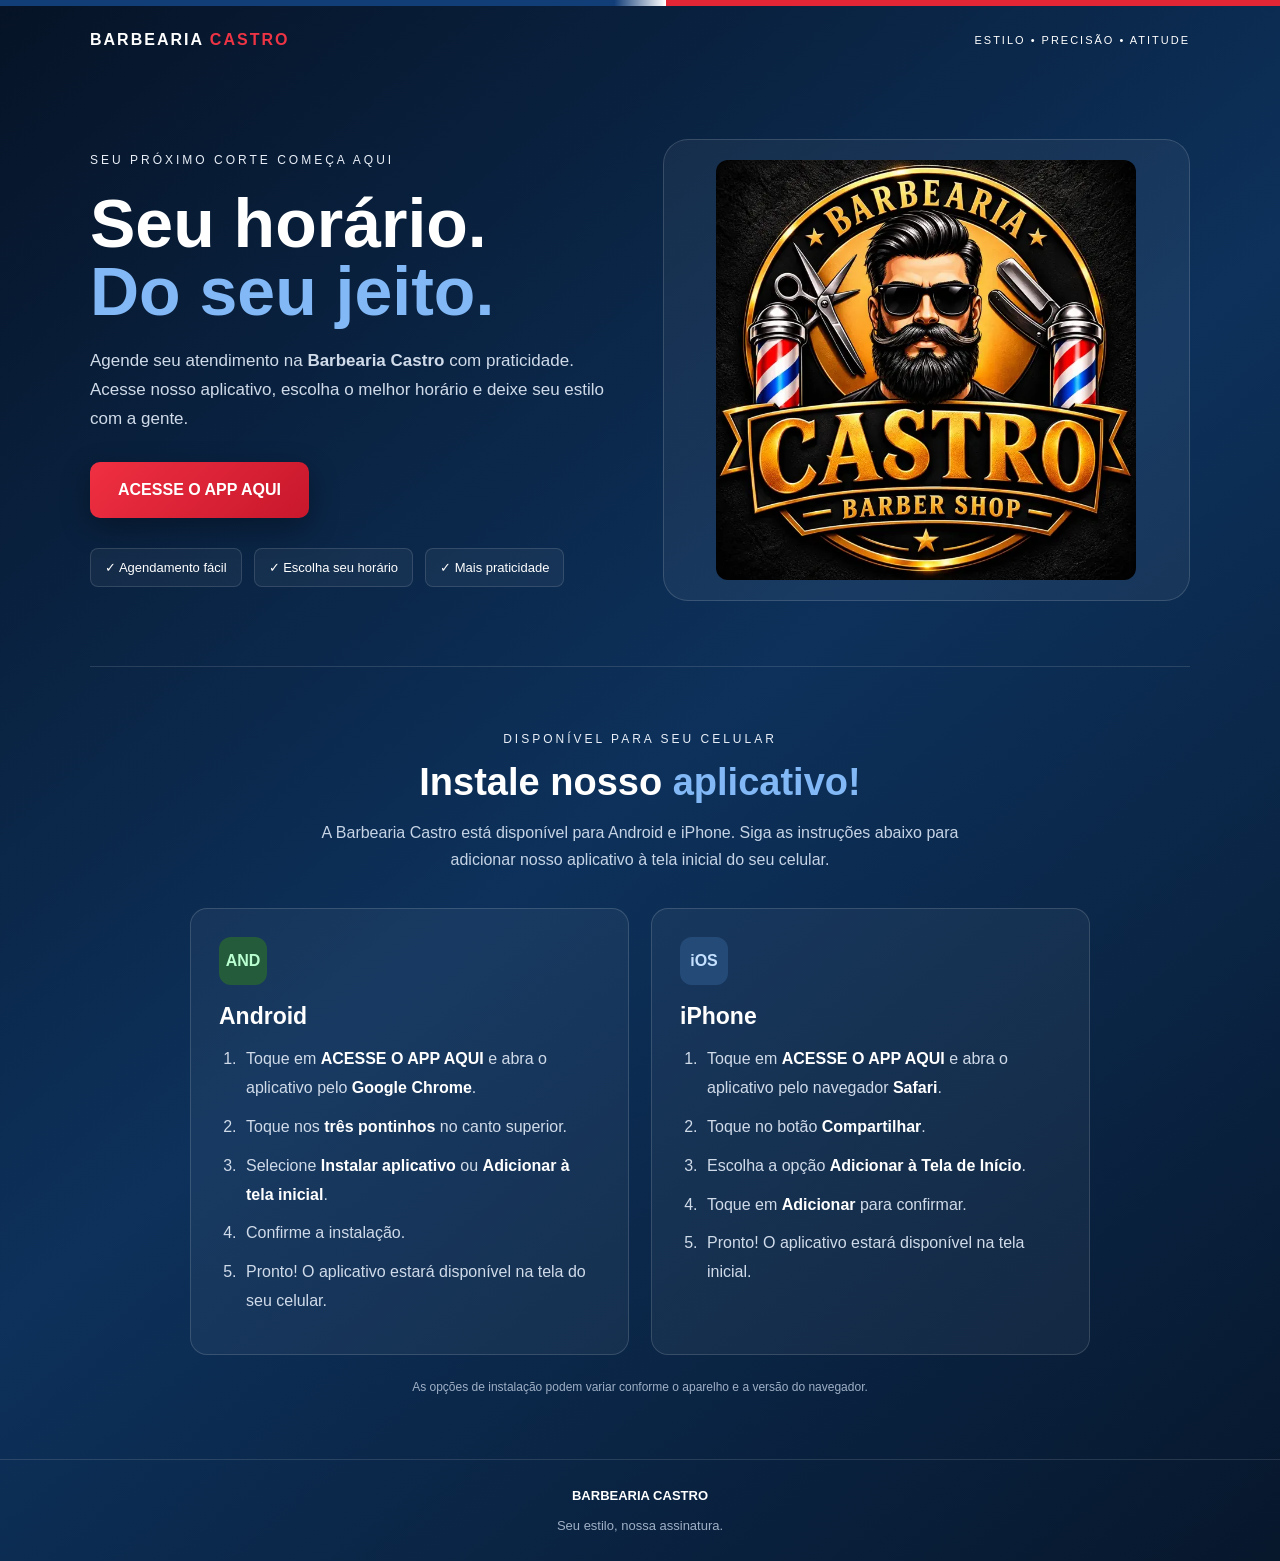
<file: baixar-app.html>
<!DOCTYPE html>
<html lang="pt-BR">
<head>
<meta charset="UTF-8">
<meta name="viewport" content="width=device-width, initial-scale=1.0">
<meta name="theme-color" content="#061326">
<meta name="description" content="Instale o aplicativo da Barbearia Castro e agende seu próximo corte pelo celular.">
<link rel="icon" href="./icons/icon-192.png">
<title>Barbearia Castro | Aplicativo</title>
<style>
*{box-sizing:border-box;margin:0;padding:0}
body{font-family:Arial,sans-serif;color:#fff;background:linear-gradient(140deg,#061326,#0d315b,#07172c);min-height:100vh}
.topline{height:6px;background:linear-gradient(90deg,#123e78 48%,white 52%,#e32636 52%)}
.container{width:90%;max-width:1100px;margin:auto}
header{padding:25px 0;display:flex;justify-content:space-between;align-items:center;gap:14px}
.brand{font-weight:bold;letter-spacing:2px}
.brand span{color:#ed3445}
.hero{display:grid;grid-template-columns:1fr 1fr;align-items:center;gap:45px;padding:65px 0}
.tag{font-size:12px;letter-spacing:3px;color:#e9eff8}
h1{font-size:clamp(42px,6vw,68px);margin:22px 0;line-height:1}
h1 span,.install-title span{color:#82b8f5}
.description{font-size:17px;line-height:1.7;color:#d0dbea;margin-bottom:28px}
.download{display:inline-flex;align-items:center;justify-content:center;background:linear-gradient(135deg,#f02f42,#c8172b);color:white;padding:19px 28px;border-radius:10px;font-weight:bold;font-size:16px;text-decoration:none;box-shadow:0 10px 30px #0005;transition:.2s;text-align:center}
.download:hover,.download:focus-visible{transform:translateY(-3px)}
.logo-area{background:#ffffff0d;border:1px solid #ffffff25;border-radius:25px;padding:20px;text-align:center;display:flex;align-items:center;justify-content:center;min-height:340px}
.logo-area img{display:block;width:100%;max-width:420px;height:auto;max-height:440px;object-fit:contain;border-radius:12px}
.features{display:flex;gap:12px;flex-wrap:wrap;margin-top:30px}
.feature{padding:11px 14px;background:#ffffff0c;border:1px solid #ffffff20;border-radius:8px;font-size:13px}
.install-section{padding:65px 0;border-top:1px solid #ffffff20}
.install-title{text-align:center;font-size:38px;margin:15px 0}
.install-intro{text-align:center;color:#c6d4e6;line-height:1.7;margin:0 auto 35px;max-width:650px}
.cards{display:grid;grid-template-columns:1fr 1fr;gap:22px;max-width:900px;margin:auto}
.card{background:#ffffff0c;border:1px solid #ffffff25;border-radius:17px;padding:28px}
.icon{width:48px;height:48px;border-radius:12px;display:flex;align-items:center;justify-content:center;font-weight:bold;margin-bottom:18px}
.android{background:#245b3b;color:#b9ffd0}
.iphone{background:#244b78;color:#c5e1ff}
.card h3{font-size:23px;margin-bottom:15px}
.card ol{padding-left:22px;color:#d0dbea;line-height:1.8}
.card li{margin-bottom:10px;padding-left:5px}
.card strong{color:#fff}
.note{text-align:center;color:#9fb0c6;font-size:12px;margin-top:25px}
footer{border-top:1px solid #ffffff20;padding:28px 0;text-align:center;color:#9fb0c6;font-size:13px}
footer strong{color:white}
@media(max-width:750px){.hero{grid-template-columns:1fr;padding:40px 0;gap:30px}.logo-area{order:2;min-height:250px}.cards{grid-template-columns:1fr}.install-title{font-size:30px}header{padding:20px 0}.brand{font-size:14px}header .slogan{font-size:9px!important;max-width:120px;text-align:right}.download{width:100%}}
</style>
</head>
<body>
<div class="topline"></div>
<div class="container">
<header>
<div class="brand">BARBEARIA <span>CASTRO</span></div>
<div class="slogan" style="font-size:11px;letter-spacing:2px">ESTILO • PRECISÃO • ATITUDE</div>
</header>
<main>
<section class="hero">
<div>
<div class="tag">SEU PRÓXIMO CORTE COMEÇA AQUI</div>
<h1>Seu horário.<br><span>Do seu jeito.</span></h1>
<p class="description">Agende seu atendimento na <strong>Barbearia Castro</strong> com praticidade. Acesse nosso aplicativo, escolha o melhor horário e deixe seu estilo com a gente.</p>
<a class="download" href="./index.html">ACESSE O APP AQUI</a>
<div class="features">
<div class="feature">✓ Agendamento fácil</div>
<div class="feature">✓ Escolha seu horário</div>
<div class="feature">✓ Mais praticidade</div>
</div>
</div>
<div class="logo-area"><img src="./logo-castro.webp" alt="Logo oficial da Barbearia Castro" width="420" height="420" loading="eager"></div>
</section>
<section class="install-section">
<div style="text-align:center">
<div class="tag">DISPONÍVEL PARA SEU CELULAR</div>
<h2 class="install-title">Instale nosso <span>aplicativo!</span></h2>
<p class="install-intro">A Barbearia Castro está disponível para Android e iPhone. Siga as instruções abaixo para adicionar nosso aplicativo à tela inicial do seu celular.</p>
</div>
<div class="cards">
<div class="card">
<div class="icon android">AND</div><h3>Android</h3>
<ol>
<li>Toque em <strong>ACESSE O APP AQUI</strong> e abra o aplicativo pelo <strong>Google Chrome</strong>.</li>
<li>Toque nos <strong>três pontinhos</strong> no canto superior.</li>
<li>Selecione <strong>Instalar aplicativo</strong> ou <strong>Adicionar à tela inicial</strong>.</li>
<li>Confirme a instalação.</li>
<li>Pronto! O aplicativo estará disponível na tela do seu celular.</li>
</ol>
</div>
<div class="card">
<div class="icon iphone">iOS</div><h3>iPhone</h3>
<ol>
<li>Toque em <strong>ACESSE O APP AQUI</strong> e abra o aplicativo pelo navegador <strong>Safari</strong>.</li>
<li>Toque no botão <strong>Compartilhar</strong>.</li>
<li>Escolha a opção <strong>Adicionar à Tela de Início</strong>.</li>
<li>Toque em <strong>Adicionar</strong> para confirmar.</li>
<li>Pronto! O aplicativo estará disponível na tela inicial.</li>
</ol>
</div>
</div>
<p class="note">As opções de instalação podem variar conforme o aparelho e a versão do navegador.</p>
</section>
</main>
</div>
<footer><strong>BARBEARIA CASTRO</strong><br><br>Seu estilo, nossa assinatura.</footer>
</body>
</html>
</file>
